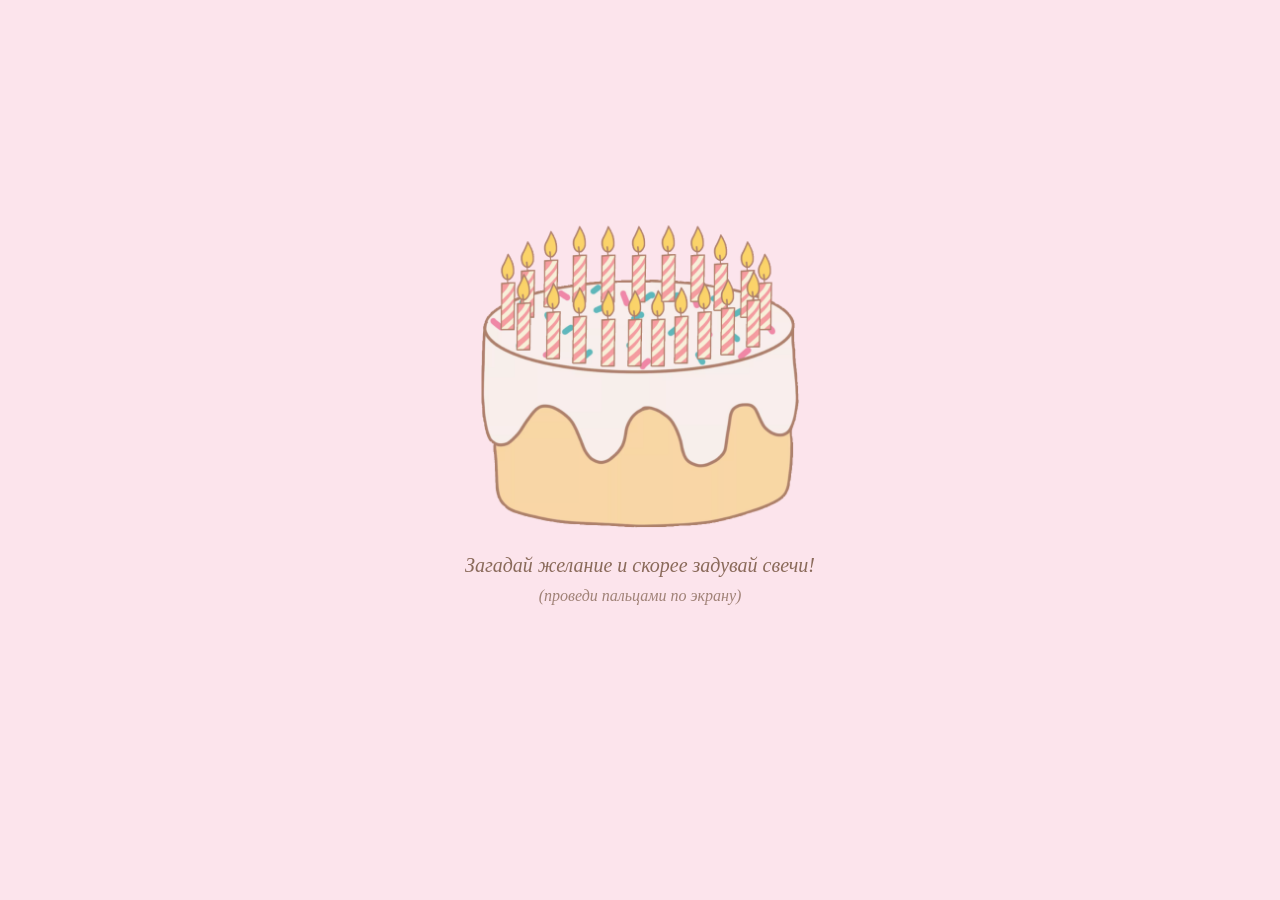
<file: index.html>
<!DOCTYPE html>
<html lang="ru">
<head>
    <meta charset="UTF-8">
    <meta name="viewport" content="width=device-width, initial-scale=1.0">
    <title>Happy birthday</title>
    <link rel="stylesheet" href="ruru.css">
    <link rel="preload" as="image" href="3inal.png">
</head>
<body>

    <div class="la">
        <div class="cake-wrap" id="cake">
            <img src="2.png"     alt="Тортик со свечками" class="cake-img cake-lit">
            <img src="3inal.png" alt="Свечи задуты"       class="cake-img cake-out">
        </div>

        <p class="hint" id="hint">
            Загадай желание и скорее задувай свечи!
            <span>(проведи пальцами по экрану)</span>
        </p>

        <div class="congrats" id="congrats">
            <h1>С днём рождения, моя любимка! </h1>
           <p> Ты прошла первый этап! </p>
           <p>Кликни <a href="2str.html">сюда</a>, чтобы продолжить</p>

        </div>
    </div>

    <canvas id="fireworks"></canvas>

    <script src="script.js"></script>
</body>
</html>
</file>
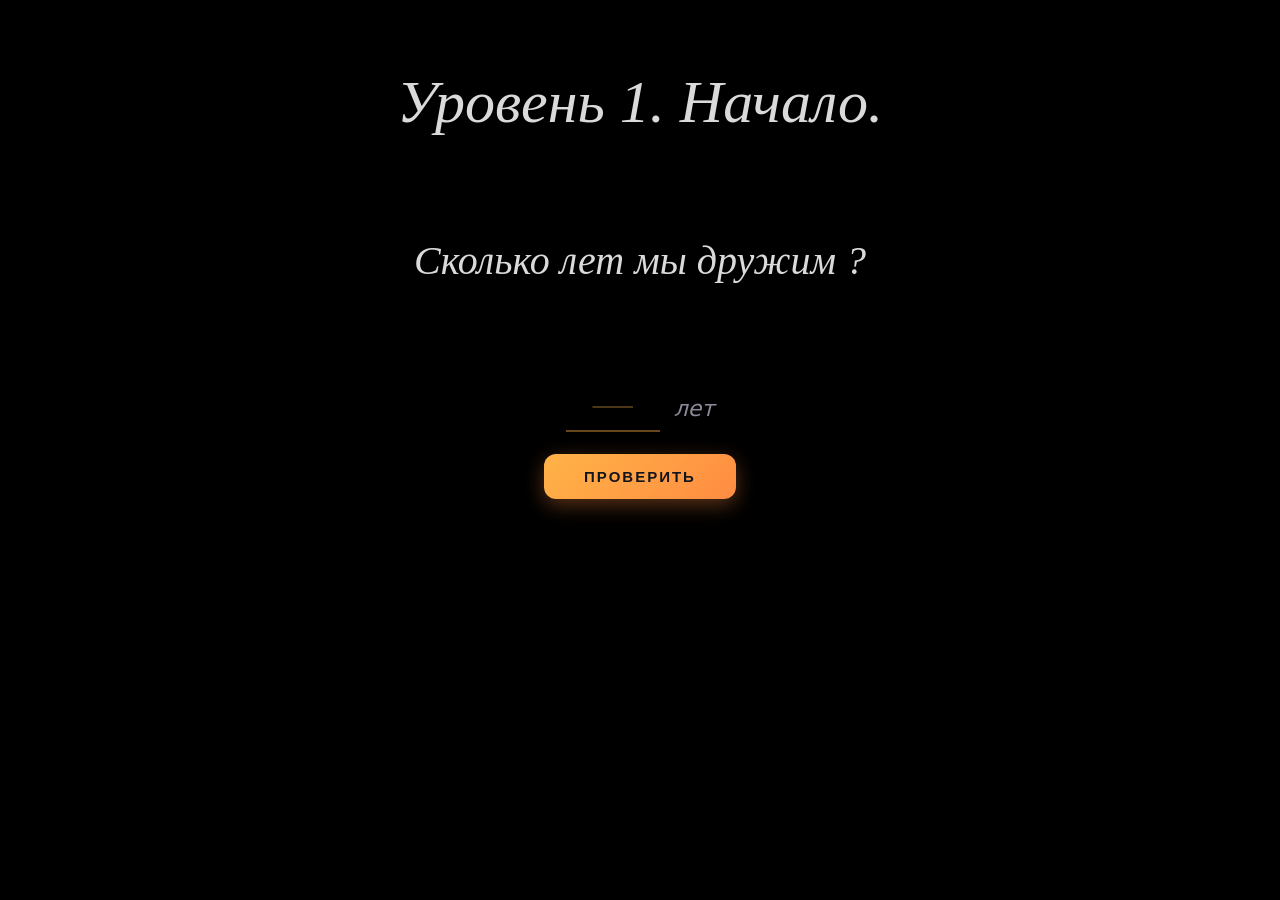
<file: 2str.html>
<!DOCTYPE html>
<html lang="ru">
<meta charset="UTF-8">

<head>

    <meta name="viewport" content="width=device-width, initial-scale=1.0">
    <title>Happy birthday</title>
    <link rel="stylesheet" href="ru.css">

</head>

<body>

<div class="text">

    <p>Уровень 1. Начало.</p>

</div>

    </div>

<div class="text2">

<p>Сколько лет мы дружим ?</p>

</div>

<div class="answer-block">
  <div class="answer-min">
    <input type="text" name="kod" id="kod" class="answer-min-input"
           inputmode="numeric" maxlength="2" placeholder="—" autocomplete="off">
    <span class="answer-min-hint">лет</span>
  </div>

  <button class="answer-btn" type="button" id="checkBtn">Проверить</button>

  <!-- Сюда выводится результат -->
  <div class="result" id="result"></div>
</div>

<script src="script2.js"></script>
</body>
</file>
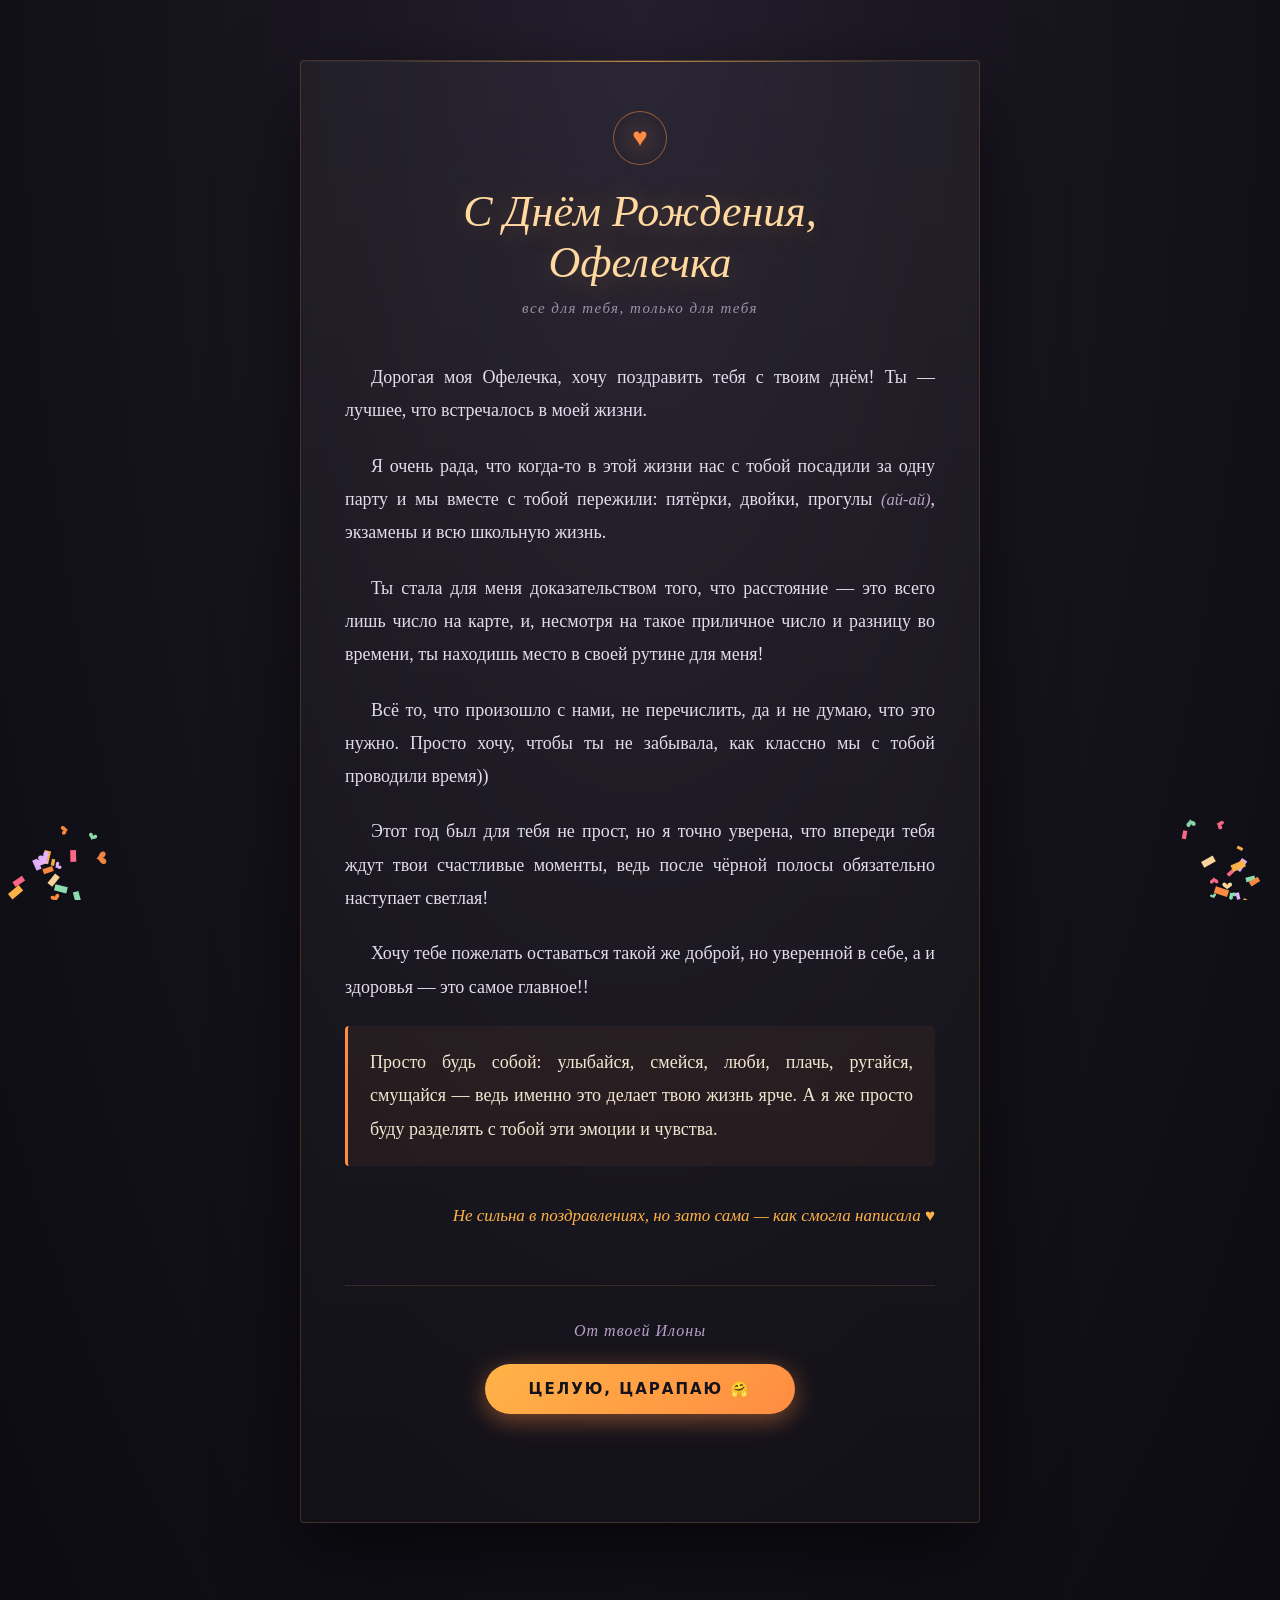
<file: final.html>
<!DOCTYPE html>
<html lang="ru">
<head>
  <meta charset="UTF-8">
  <meta name="viewport" content="width=device-width, initial-scale=1.0">
  <title>С Днём Рождения, Офелия</title>
  <link rel="stylesheet" href="ru4.css">
</head>
<body>

  <!-- Декоративные сердечки на фоне -->
  <div class="hearts" aria-hidden="true">
    <span>♥</span><span>♥</span><span>♥</span><span>♥</span><span>♥</span>
    <span>♥</span><span>♥</span><span>♥</span><span>♥</span><span>♥</span>
  </div>

  <main class="letter">

    <!-- Шапка -->
    <header class="letter-head">
      <div class="letter-seal">♥</div>
      <h1 class="letter-title">С Днём Рождения,<br>Офелечка</h1>
      <p class="letter-subtitle">все для тебя, только для тебя</p>
    </header>

    <!-- Абзацы письма -->
    <article class="letter-body">

      <p class="fade-in">
        Дорогая моя Офелечка, хочу поздравить тебя с твоим днём! Ты — лучшее, что встречалось в моей жизни.
      </p>

      <p class="fade-in">
        Я очень рада, что когда-то в этой жизни нас с тобой посадили за одну парту и мы вместе с тобой пережили:
        пятёрки, двойки, прогулы <span class="aside">(ай-ай)</span>, экзамены и всю школьную жизнь.
      </p>

      <p class="fade-in">
        Ты стала для меня доказательством того, что расстояние — это всего лишь число на карте, и, несмотря
        на такое приличное число и разницу во времени, ты находишь место в своей рутине для меня!
      </p>

      <p class="fade-in">
        Всё то, что произошло с нами, не перечислить, да и не думаю, что это нужно. Просто хочу, чтобы ты
        не забывала, как классно мы с тобой проводили время))
      </p>

      <p class="fade-in">
        Этот год был для тебя не прост, но я точно уверена, что впереди тебя ждут твои счастливые моменты,
        ведь после чёрной полосы обязательно наступает светлая!
      </p>

      <p class="fade-in">
        Хочу тебе пожелать оставаться такой же доброй, но уверенной в себе, а и здоровья — это самое главное!!
      </p>

      <p class="fade-in highlight">
        Просто будь собой: улыбайся, смейся, люби, плачь, ругайся, смущайся — ведь именно это делает твою
        жизнь ярче. А я же просто буду разделять с тобой эти эмоции и чувства.
      </p>

      <p class="fade-in sign">
        Не сильна в поздравлениях, но зато сама — как смогла написала ♥
      </p>

    </article>

    <!-- Финал -->
    <footer class="letter-foot">
      <p class="love">От твоей Илоны</p>
      <button class="hug-btn" type="button" id="hugBtn">целую, царапаю 🤗</button>
      <p class="hug-response" id="hugResponse"></p>
    </footer>

  </main>

  <!-- Конфетти-канвас -->
  <canvas id="confetti"></canvas>

  <script src="script6.js"></script>
</body>
</html>
</file>
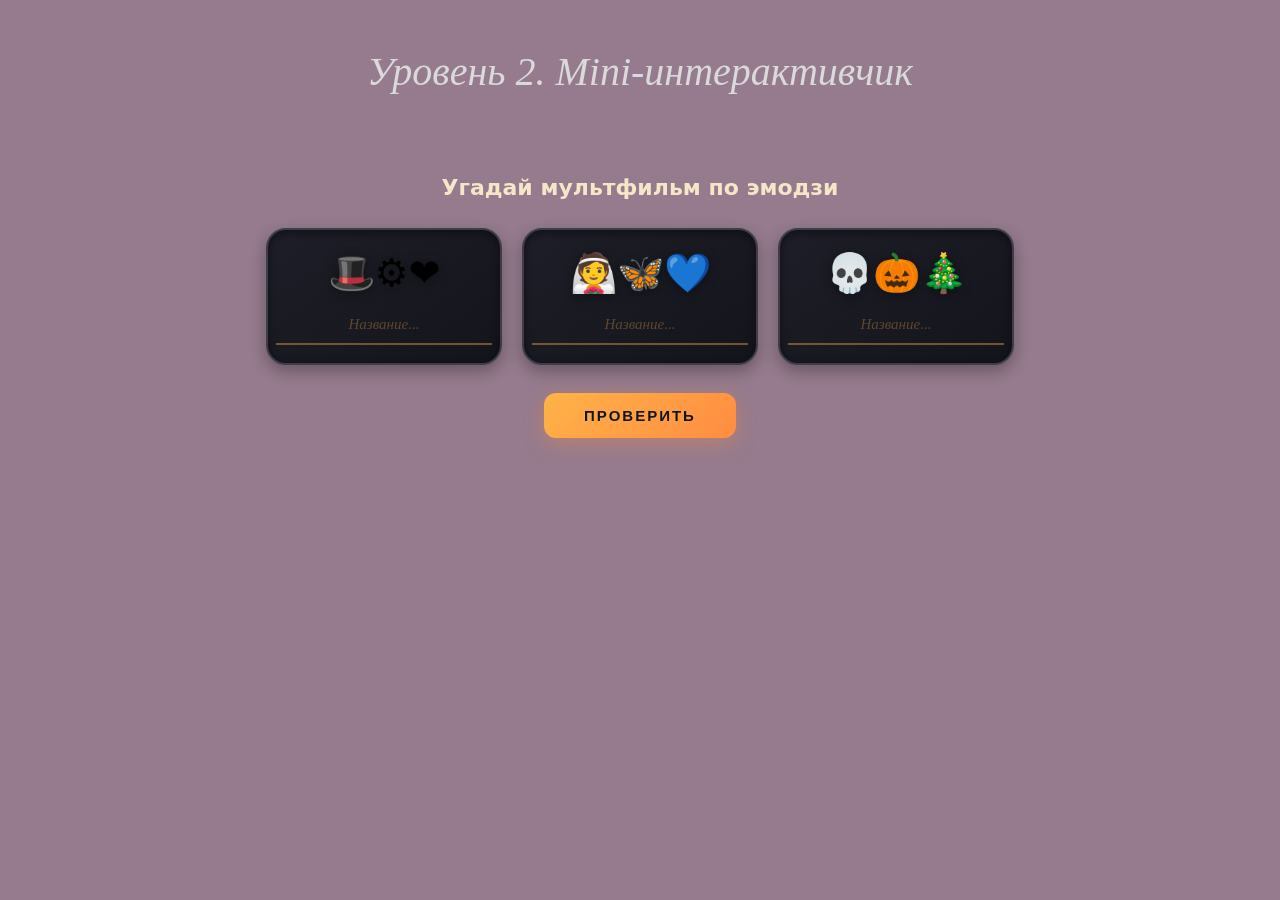
<file: str3.html>
<!DOCTYPE html>
<html lang="ru">
<meta charset="UTF-8">

<head>

    <meta name="viewport" content="width=device-width, initial-scale=1.0">
    <title>Happy birthday</title>
    <link rel="stylesheet" href="ru1.css">

</head>

<body>

    <div class="text">

        <p>Уровень 2. Mini-интерактивчик </p>

    </div>


    <div class="emoji-quiz">
  <h2 class="quiz-title">Угадай мультфильм по эмодзи</h2>

  <div class="emoji-cards">

    <div class="emoji-card" data-answer="джек и механическое сердце">
      <div class="emoji-display">🎩⚙️❤️</div>
      <input type="text" class="emoji-input" placeholder="Название..." autocomplete="off">
    </div>

    <div class="emoji-card" data-answer="труп невесты">
      <div class="emoji-display">👰🦋💙</div>
      <input type="text" class="emoji-input" placeholder="Название..." autocomplete="off">
    </div>

    <div class="emoji-card" data-answer="кошмар перед рождеством">
      <div class="emoji-display">💀🎃🎄</div>
      <input type="text" class="emoji-input" placeholder="Название..." autocomplete="off">
    </div>

  </div>

  <button class="answer-btn" type="button" id="checkBtn">Проверить</button>

  <div class="result" id="result"></div>
</div>

<script src="script3.js"></script>

</body>
</file>
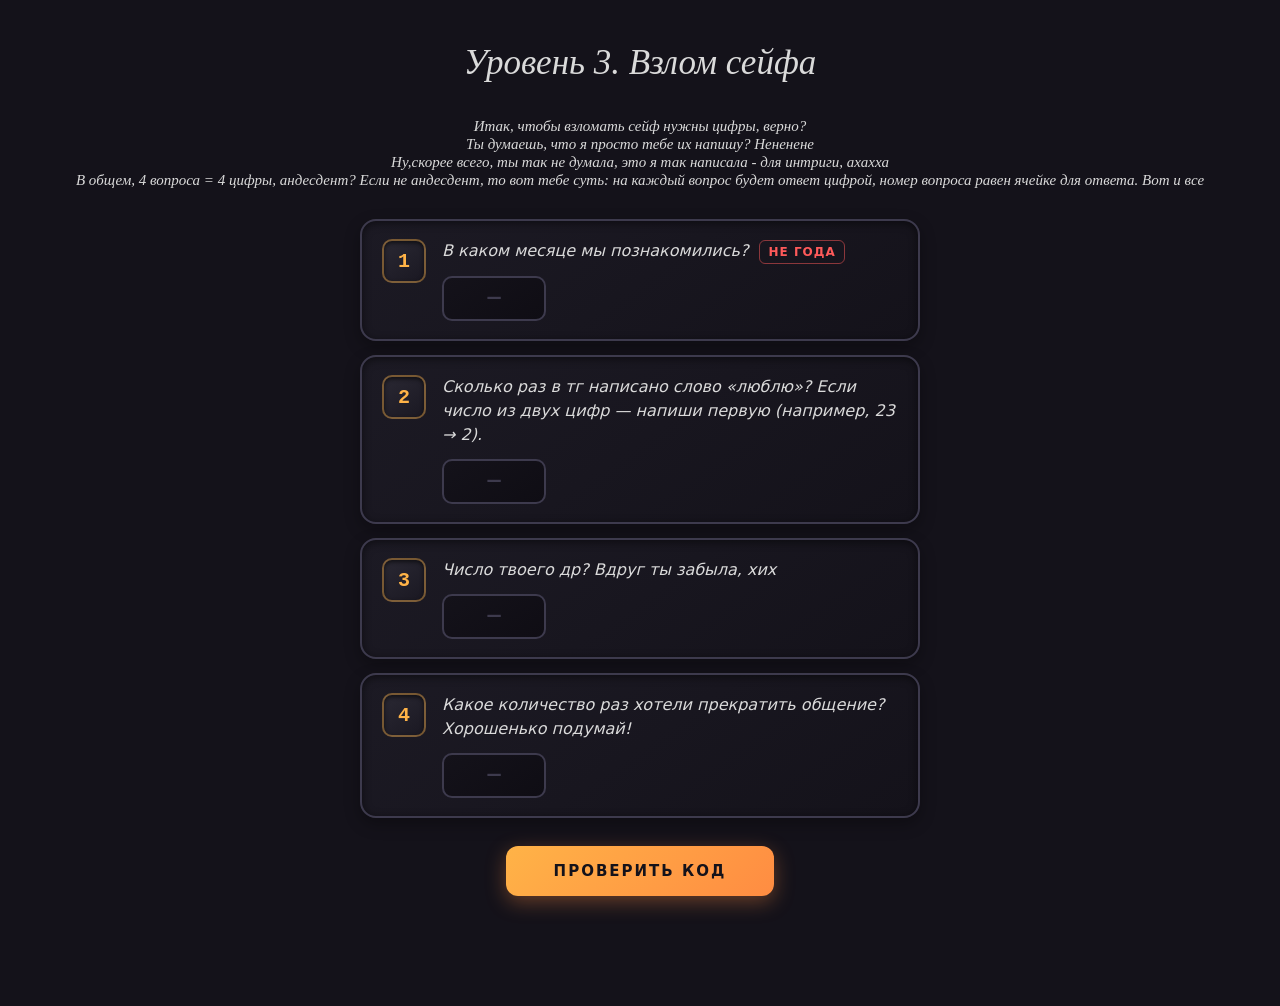
<file: str4.html>
<!DOCTYPE html>
<html lang="ru">
<meta charset="UTF-8">

<head>

    <meta name="viewport" content="width=device-width, initial-scale=1.0">
    <title>Happy birthday</title>
    <link rel="stylesheet" href="ru2.css">

</head>

<body>

    <div class="text">

        <p>Уровень 3. Взлом сейфа</p>

    </div>

    <div class="text2">

        <p>Итак, чтобы взломать сейф нужны цифры, верно?</p>
        <p>Ты думаешь, что я просто тебе их напишу? Нененене</p>
        <p>Ну,скорее всего, ты так не думала, это я так написала - для интриги, ахахха</p>
        <p>В общем, 4 вопроса = 4 цифры, андесдент?  Если не андесдент, то вот тебе суть: 
            на каждый вопрос будет ответ цифрой, 
            номер вопроса равен ячейке для ответа. Вот и все</p>

    </div>


    <div class="questions">

  <div class="question-card">
    <div class="q-number">1</div>
    <div class="q-body">
      <p class="q-text">В каком месяце мы познакомились? <span class="q-note">НЕ ГОДА</span></p>
      <input type="text" class="q-input" inputmode="numeric" maxlength="2" placeholder="—" autocomplete="off">
    </div>
  </div>

  <div class="question-card">
    <div class="q-number">2</div>
    <div class="q-body">
      <p class="q-text">Сколько раз в тг написано слово «люблю»? Если число из двух цифр — напиши первую (например, 23 → 2).</p>
      <input type="text" class="q-input" inputmode="numeric" maxlength="1" placeholder="—" autocomplete="off">
    </div>
  </div>

  <div class="question-card">
    <div class="q-number">3</div>
    <div class="q-body">
      <p class="q-text">Число твоего др? Вдруг ты забыла, хих</p>
      <input type="text" class="q-input" inputmode="numeric" maxlength="2" placeholder="—" autocomplete="off">
    </div>
  </div>

  <div class="question-card">
    <div class="q-number">4</div>
    <div class="q-body">
      <p class="q-text">Какое количество раз хотели прекратить общение? Хорошенько подумай!</p>
      <input type="text" class="q-input" inputmode="numeric" maxlength="1" placeholder="—" autocomplete="off">
    </div>
  </div>

</div>

<button class="answer-btn" type="button" id="checkBtn">Проверить код</button>
<div class="result" id="result"></div>
<script src="script4.js"></script>

</body>
</file>
<file: ruru.css>
html, body {
  margin: 0;
  padding: 0;
  min-height: 100vh;
}

body {
  background-color: #FCE4EC;
  font-family: initial;
}

.la {
  display: flex;
  flex-direction: column;
  align-items: center;
  justify-content: center;
  padding: 40px 20px;
  min-height: 100vh;
  box-sizing: border-box;
  text-align: center;
  gap: 20px;
}

/* ---------- Торт ---------- */
.cake-wrap {
  position: relative;
  width: 320px;
  max-width: 85vw;
  cursor: pointer;
  user-select: none;
  -webkit-tap-highlight-color: transparent;
}

.cake-img {
  display: block;
  width: 100%;
  height: auto;
  pointer-events: none;
  user-select: none;
}

/* Вторая картинка изначально скрыта */
.cake-out {
  display: none;
}

/* После клика: прячем первую, показываем вторую */
.cake-wrap.blown .cake-lit {
  display: none;
}

.cake-wrap.blown .cake-out {
  display: block;
  animation: fadeIn 0.8s ease forwards;
}

@keyframes fadeIn {
  from { opacity: 0; }
  to   { opacity: 1; }
}

/* ---------- Подсказка ---------- */
.hint {
  margin: 0;
  font-size: 20px;
  font-style: italic;
  color: #8a6a5a;
  line-height: 1.5;
  transition: opacity 0.8s ease;
}

.hint span {
  display: block;
  font-size: 16px;
  opacity: 0.8;
  margin-top: 4px;
}

.hint.hide {
  opacity: 0;
}

/* ---------- Поздравление ---------- */
.congrats {
  opacity: 0;
  transform: translateY(20px);
  transition: opacity 1.2s ease 0.5s, transform 1.2s ease 0.5s;
}

.congrats.show {
  opacity: 1;
  transform: translateY(0);
}

.congrats h1 {
  font-size: 30px;
  color: #8a4a5a;
  margin: 0 0 10px;
}

.congrats p {
  font-size: 20px;
  font-style: oblique;
  color: #a06a7a;
  margin: 0;
}

/* ---------- Салют ---------- */
#fireworks {
  position: fixed;
  inset: 0;
  pointer-events: none;
  z-index: 999;
  display: none;
}

#fireworks.active {
  display: block;
}
</file>
<file: ru.css>
body{
    background-color: black;
}


.text {
  display: flex;
  flex-direction: column;
  align-items: center;
  justify-content: center;
  font-size: 60px;
  color: rgb(218, 218, 218);
  text-align: center;
  font-style: italic;
}

.text2{
   display: flex;
  flex-direction: column;
  align-items: center;
  justify-content: center;
  font-size: 40px;
  color: rgb(218, 218, 218);
  text-align: center;
  font-style: italic;
}

.answer-block {
  display: flex;
  flex-direction: column;
  align-items: center;
  gap: 22px;
  margin: 40px 0;
  font-family: 'Segoe UI', system-ui, sans-serif;
}

/* Поле */
.answer-min {
  display: flex;
  align-items: baseline;
  justify-content: center;
  gap: 14px;
}

.answer-min-input {
  width: 90px;
  text-align: center;
  font-size: 56px;
  font-weight: 300;
  font-family: Georgia, serif;
  color: #ffb347;
  background: transparent;
  border: none;
  border-bottom: 2px solid rgba(255,179,71,0.4);
  outline: none;
  transition: border-color 0.3s ease, color 0.3s ease;
  caret-color: #ffb347;
}

.answer-min-input:focus {
  border-bottom-color: #ffb347;
}

.answer-min-input::placeholder {
  color: rgba(255,179,71,0.3);
  font-size: 40px;
}

.answer-min-input.error {
  border-bottom-color: #ff5a5a;
  color: #ff5a5a;
  animation: shake 0.4s ease;
}

.answer-min-input.success {
  border-bottom-color: #4ade80;
  color: #4ade80;
}

.answer-min-hint {
  font-size: 22px;
  font-style: italic;
  color: #8a8a9a;
}

@keyframes shake {
  0%, 100% { transform: translateX(0); }
  25% { transform: translateX(-8px); }
  75% { transform: translateX(8px); }
}

/* Кнопка */
.answer-btn {
  padding: 14px 40px;
  font-size: 15px;
  font-weight: 700;
  letter-spacing: 2px;
  text-transform: uppercase;
  color: #14141c;
  background: linear-gradient(135deg, #ffb347, #ff8c42);
  border: none;
  border-radius: 12px;
  cursor: pointer;
  box-shadow: 0 6px 20px rgba(255,140,66,0.35);
  transition: transform 0.2s ease, box-shadow 0.2s ease;
}

.answer-btn:hover {
  transform: translateY(-2px);
  box-shadow: 0 10px 26px rgba(255,140,66,0.5);
}

.answer-btn:active { transform: translateY(0); }

/* Блок результата */
.result {
  min-height: 60px;
  max-width: 420px;
  text-align: center;
  font-size: 17px;
  line-height: 1.6;
  opacity: 0;
  transform: translateY(8px);
  transition: opacity 0.35s ease, transform 0.35s ease;
}

.result.show {
  opacity: 1;
  transform: translateY(0);
}

.result.error-msg { color: #ff5a5a; }
.result.success-msg { color: #4ade80; }

.result.success-msg a {
  display: inline-block;
  margin-top: 14px;
  padding: 12px 30px;
  font-weight: 700;
  letter-spacing: 1px;
  text-transform: uppercase;
  text-decoration: none;
  color: #14141c;
  background: linear-gradient(135deg, #4ade80, #22c55e);
  border-radius: 12px;
  box-shadow: 0 6px 18px rgba(34,197,94,0.4);
  transition: transform 0.2s ease, box-shadow 0.2s ease;
}

.result.success-msg a:hover {
  transform: translateY(-2px);
  box-shadow: 0 10px 24px rgba(34,197,94,0.55);
}

/* Адаптив */
@media (max-width: 480px) {
  .answer-min-input { width: 70px; font-size: 44px; }
  .answer-min-hint { font-size: 18px; }
}
</file>
<file: ru4.css>
* { box-sizing: border-box; }

html, body {
  margin: 0;
  padding: 0;
}

body {
  min-height: 100vh;
  padding: 60px 20px 80px;
  background:
    radial-gradient(ellipse at top, #241f2e 0%, #14121a 55%, #0d0b12 100%);
  font-family: Georgia, 'Times New Roman', serif;
  color: #ece6f0;
  overflow-x: hidden;
  position: relative;
}

/* ===== Декоративные сердечки ===== */
.hearts {
  position: fixed;
  inset: 0;
  pointer-events: none;
  overflow: hidden;
  z-index: 0;
}

.hearts span {
  position: absolute;
  bottom: -40px;
  color: rgba(255, 140, 66, 0.14);
  font-size: 22px;
  animation: floatUp linear infinite;
}

.hearts span:nth-child(1)  { left: 6%;  animation-duration: 14s; animation-delay: 0s;   font-size: 18px; }
.hearts span:nth-child(2)  { left: 18%; animation-duration: 18s; animation-delay: 2s;   font-size: 26px; }
.hearts span:nth-child(3)  { left: 31%; animation-duration: 16s; animation-delay: 5s;   font-size: 14px; }
.hearts span:nth-child(4)  { left: 44%; animation-duration: 20s; animation-delay: 1s;   font-size: 30px; }
.hearts span:nth-child(5)  { left: 57%; animation-duration: 15s; animation-delay: 7s;   font-size: 20px; }
.hearts span:nth-child(6)  { left: 69%; animation-duration: 19s; animation-delay: 3s;   font-size: 24px; }
.hearts span:nth-child(7)  { left: 78%; animation-duration: 17s; animation-delay: 9s;   font-size: 16px; }
.hearts span:nth-child(8)  { left: 86%; animation-duration: 21s; animation-delay: 4s;   font-size: 28px; }
.hearts span:nth-child(9)  { left: 93%; animation-duration: 13s; animation-delay: 6s;   font-size: 18px; }
.hearts span:nth-child(10) { left: 50%; animation-duration: 22s; animation-delay: 11s;  font-size: 22px; }

@keyframes floatUp {
  0%   { transform: translateY(0) rotate(0deg); opacity: 0; }
  10%  { opacity: 0.7; }
  90%  { opacity: 0.7; }
  100% { transform: translateY(-110vh) rotate(360deg); opacity: 0; }
}

/* ===== Письмо ===== */
.letter {
  position: relative;
  z-index: 1;
  max-width: 680px;
  margin: 0 auto;
  padding: 50px 44px 60px;
  background:
    linear-gradient(180deg, rgba(245, 240, 230, 0.04), rgba(245, 240, 230, 0.01));
  border: 1px solid rgba(255, 179, 71, 0.18);
  border-radius: 4px;
  box-shadow:
    0 30px 80px rgba(0, 0, 0, 0.6),
    inset 0 1px 0 rgba(255, 255, 255, 0.04);
  backdrop-filter: blur(2px);
}

/* Тонкая «золотая» линия сверху */
.letter::before {
  content: '';
  position: absolute;
  top: 0;
  left: 12%;
  right: 12%;
  height: 1px;
  background: linear-gradient(90deg, transparent, #ffb347, transparent);
  opacity: 0.7;
}

/* ===== Шапка ===== */
.letter-head {
  text-align: center;
  margin-bottom: 44px;
}

.letter-seal {
  display: inline-flex;
  align-items: center;
  justify-content: center;
  width: 54px;
  height: 54px;
  margin-bottom: 22px;
  font-size: 26px;
  color: #ff8c42;
  border: 1.5px solid rgba(255, 140, 66, 0.5);
  border-radius: 50%;
  background: radial-gradient(circle, rgba(255,140,66,0.1), transparent 70%);
  animation: pulse 3s ease-in-out infinite;
}

@keyframes pulse {
  0%, 100% { transform: scale(1);   box-shadow: 0 0 0 0 rgba(255,140,66,0.35); }
  50%      { transform: scale(1.06); box-shadow: 0 0 0 14px rgba(255,140,66,0); }
}

.letter-title {
  margin: 0 0 12px;
  font-size: 44px;
  font-weight: 400;
  font-style: italic;
  line-height: 1.15;
  color: #ffd9a0;
  text-shadow: 0 2px 30px rgba(255, 179, 71, 0.3);
}

.letter-subtitle {
  margin: 0;
  font-size: 15px;
  font-style: italic;
  letter-spacing: 1.5px;
  color: #9b93a8;
}

/* ===== Тело письма ===== */
.letter-body p {
  margin: 0 0 22px;
  font-size: 18px;
  line-height: 1.85;
  color: #e4dcec;
  text-align: justify;
  text-indent: 26px;
}

.letter-body p:last-child { margin-bottom: 0; }

/* Выделенный абзац */
.letter-body p.highlight {
  padding: 20px 22px;
  background: rgba(255, 140, 66, 0.06);
  border-left: 3px solid #ff8c42;
  border-radius: 4px;
  color: #f3e6d0;
  text-indent: 0;
}

/* Реплика в скобках */
.aside {
  color: #b9a0c8;
  font-style: italic;
  font-size: 0.92em;
}

/* Подпись */
.letter-body p.sign {
  margin-top: 34px;
  text-align: right;
  text-indent: 0;
  font-style: italic;
  color: #ffb347;
  font-size: 17px;
}

/* Плавное появление при скролле */
.fade-in {
  opacity: 0;
  transform: translateY(24px);
  transition: opacity 0.8s ease, transform 0.8s ease;
}

.fade-in.visible {
  opacity: 1;
  transform: translateY(0);
}

/* ===== Финал ===== */
.letter-foot {
  margin-top: 54px;
  padding-top: 36px;
  border-top: 1px solid rgba(255, 179, 71, 0.15);
  text-align: center;
}

.love {
  margin: 0 0 24px;
  font-size: 16px;
  font-style: italic;
  letter-spacing: 1px;
  color: #b9a0c8;
}

.hug-btn {
  padding: 16px 44px;
  font-family: 'Segoe UI', system-ui, sans-serif;
  font-size: 15px;
  font-weight: 700;
  letter-spacing: 2px;
  text-transform: uppercase;
  color: #14121a;
  background: linear-gradient(135deg, #ffb347, #ff8c42);
  border: none;
  border-radius: 40px;
  cursor: pointer;
  box-shadow: 0 6px 24px rgba(255, 140, 66, 0.45);
  transition: transform 0.2s ease, box-shadow 0.2s ease;
}

.hug-btn:hover {
  transform: translateY(-3px) scale(1.03);
  box-shadow: 0 12px 32px rgba(255, 140, 66, 0.6);
}

.hug-btn:active { transform: translateY(0) scale(0.99); }

.hug-btn:disabled {
  opacity: 0.6;
  cursor: default;
  transform: none;
}

.hug-response {
  min-height: 28px;
  margin: 20px 0 0;
  font-size: 17px;
  font-style: italic;
  color: #ffb347;
  opacity: 0;
  transform: translateY(8px);
  transition: opacity 0.5s ease, transform 0.5s ease;
}

.hug-response.show {
  opacity: 1;
  transform: translateY(0);
}

/* ===== Конфетти ===== */
#confetti {
  position: fixed;
  inset: 0;
  width: 100%;
  height: 100%;
  pointer-events: none;
  z-index: 50;
}

/* ===== Адаптив ===== */
@media (max-width: 640px) {
  body { padding: 30px 14px 60px; }

  .letter {
    padding: 34px 22px 44px;
  }

  .letter-title { font-size: 30px; }
  .letter-subtitle { font-size: 13px; letter-spacing: 1px; }

  .letter-body p {
    font-size: 16px;
    line-height: 1.75;
    text-indent: 18px;
    text-align: left;
  }

  .letter-body p.highlight { padding: 16px 16px; }
  .letter-body p.sign { font-size: 15px; }

  .hug-btn {
    width: 100%;
    padding: 14px 24px;
    font-size: 14px;
  }
}
</file>
<file: ru1.css>
body{
    background-color: #957b8d  ;
}

.text{

  display: flex;
  flex-direction: column;
  align-items: center;
  justify-content: center;
  font-size: 40px;
  color: rgb(218, 218, 218);
  text-align: center;
  font-style: italic;
}






.emoji-quiz {
  display: flex;
  flex-direction: column;
  align-items: center;
  gap: 28px;
  margin: 40px 0;
  font-family: 'Segoe UI', system-ui, sans-serif;
}

.quiz-title {
  font-size: 22px;
  font-weight: 600;
  color: #f5e6c8;
  text-align: center;
  margin: 0;
}

.emoji-cards {
  display: flex;
  gap: 20px;
  flex-wrap: wrap;
  justify-content: center;
}

.emoji-card {
  display: flex;
  flex-direction: column;
  align-items: center;
  gap: 14px;
  width: 200px;
  padding: 24px 16px 18px;
  background: linear-gradient(145deg, #1e1e28, #14141c);
  border: 2px solid #3d3d4d;
  border-radius: 20px;
  box-shadow: inset 0 2px 8px rgba(0,0,0,0.5), 0 6px 16px rgba(0,0,0,0.3);
  transition: border-color 0.3s ease, box-shadow 0.3s ease;
}

.emoji-display {
  font-size: 38px;
  line-height: 1;
  filter: drop-shadow(0 2px 6px rgba(0,0,0,0.4));
  text-align: center;
}

/* Поле ввода внутри карточки */
.emoji-input {
  width: 100%;
  padding: 10px 8px;
  font-size: 15px;
  font-family: Georgia, serif;
  text-align: center;
  color: #ffb347;
  background: transparent;
  border: none;
  border-bottom: 2px solid rgba(255,179,71,0.4);
  outline: none;
  transition: border-color 0.3s ease, color 0.3s ease;
  caret-color: #ffb347;
}

.emoji-input::placeholder {
  color: rgba(255,179,71,0.3);
  font-style: italic;
}

.emoji-input:focus {
  border-bottom-color: #ffb347;
}

/* Состояния карточки */
.emoji-card.correct {
  border-color: #4ade80;
  box-shadow: inset 0 2px 8px rgba(0,0,0,0.5),
              0 0 28px rgba(74,222,128,0.4);
}

.emoji-card.correct .emoji-input {
  border-bottom-color: #4ade80;
  color: #4ade80;
}

.emoji-card.wrong {
  border-color: #ff5a5a;
  animation: shake 0.4s ease;
}

.emoji-card.wrong .emoji-input {
  border-bottom-color: #ff5a5a;
  color: #ff5a5a;
}

@keyframes shake {
  0%, 100% { transform: translateX(0); }
  25% { transform: translateX(-6px); }
  75% { transform: translateX(6px); }
}

/* Кнопка */
.answer-btn {
  padding: 14px 40px;
  font-size: 15px;
  font-weight: 700;
  letter-spacing: 2px;
  text-transform: uppercase;
  color: #14141c;
  background: linear-gradient(135deg, #ffb347, #ff8c42);
  border: none;
  border-radius: 12px;
  cursor: pointer;
  box-shadow: 0 6px 20px rgba(255,140,66,0.35);
  transition: transform 0.2s ease, box-shadow 0.2s ease;
}

.answer-btn:hover {
  transform: translateY(-2px);
  box-shadow: 0 10px 26px rgba(255,140,66,0.5);
}

.answer-btn:active { transform: translateY(0); }

/* Результат */
.result {
  min-height: 50px;
  max-width: 440px;
  text-align: center;
  font-size: 17px;
  line-height: 1.6;
  opacity: 0;
  transform: translateY(8px);
  transition: opacity 0.35s ease, transform 0.35s ease;
}

.result.show {
  opacity: 1;
  transform: translateY(0);
}

.result.error-msg { color: #ff5a5a; }
.result.success-msg { color: #4ade80; }

.result.success-msg a {
  display: inline-block;
  margin-top: 14px;
  padding: 12px 30px;
  font-weight: 700;
  letter-spacing: 1px;
  text-transform: uppercase;
  text-decoration: none;
  color: #14141c;
  background: linear-gradient(135deg, #4ade80, #22c55e);
  border-radius: 12px;
  box-shadow: 0 6px 18px rgba(34,197,94,0.4);
  transition: transform 0.2s ease, box-shadow 0.2s ease;
}

.result.success-msg a:hover {
  transform: translateY(-2px);
  box-shadow: 0 10px 24px rgba(34,197,94,0.55);
}

/* Адаптив */
@media (max-width: 680px) {
  .emoji-card { width: 150px; padding: 18px 12px 14px; }
  .emoji-display { font-size: 30px; }
  .emoji-input { font-size: 13px; }
}
</file>
<file: ru2.css>
body{
    background-color:#14121a;
}

.text{
  display: flex;
  flex-direction: column;
  align-items: center;
  justify-content: center;
  font-size: 35px;
  color: rgb(218, 218, 218);
  text-align: center;
  font-style: italic;
}

.text2 {
  display: flex;
  flex-direction: column;
  align-items: center;
  justify-content: center;
  font-size: 15px;
  color: rgb(218, 218, 218);
  text-align: center;
  font-style: italic;
 
}
.text2 p {
  margin: 0.4px;
}


/* Контейнер вопросов */
.questions {
  display: flex;
  flex-direction: column;
  gap: 14px;
  max-width: 560px;
  margin: 30px auto 0;
  padding: 0 20px;
  font-family: 'Segoe UI', system-ui, sans-serif;
}

/* Карточка вопроса */
.question-card {
  display: flex;
  align-items: flex-start;
  gap: 16px;
  padding: 18px 20px;
  background: linear-gradient(145deg, #1c1a24, #14121a);
  border: 2px solid #3d3a4d;
  border-radius: 16px;
  box-shadow: inset 0 2px 8px rgba(0,0,0,0.5),
              0 6px 16px rgba(0,0,0,0.3);
  transition: border-color 0.3s ease, box-shadow 0.3s ease;
}

.question-card:hover,
.question-card:focus-within {
  border-color: rgba(255,179,71,0.6);
  box-shadow: inset 0 2px 8px rgba(0,0,0,0.5),
              0 0 20px rgba(255,179,71,0.2);
}

/* Номер-ячейка */
.q-number {
  flex-shrink: 0;
  display: flex;
  align-items: center;
  justify-content: center;
  width: 40px;
  height: 40px;
  font-size: 20px;
  font-weight: 700;
  font-family: 'Courier New', monospace;
  color: #ffb347;
  background: linear-gradient(145deg, #2a2833, #1a1822);
  border: 2px solid rgba(255,179,71,0.4);
  border-radius: 10px;
  box-shadow: inset 0 2px 4px rgba(0,0,0,0.6);
}

/* Тело вопроса */
.q-body {
  display: flex;
  flex-direction: column;
  gap: 12px;
  flex: 1;
}

.q-text {
  margin: 0;
  font-size: 16px;
  line-height: 1.5;
  color: rgb(218, 218, 218);
  font-style: italic;
  text-align: left;
}

.q-note {
  display: inline-block;
  font-size: 12px;
  font-weight: 700;
  letter-spacing: 1px;
  text-transform: uppercase;
  color: #ff5a5a;
  font-style: normal;
  padding: 2px 8px;
  border: 1px solid rgba(255,90,90,0.5);
  border-radius: 6px;
  margin-left: 6px;
}

/* Поле ввода ответа */
.q-input {
  width: 80px;
  padding: 8px 10px;
  font-size: 22px;
  font-weight: 700;
  font-family: 'Courier New', monospace;
  text-align: center;
  color: #ffb347;
  background: linear-gradient(145deg, #14121a, #0f0d14);
  border: 2px solid #3d3a4d;
  border-radius: 10px;
  outline: none;
  caret-color: #ffb347;
  transition: border-color 0.25s ease, box-shadow 0.25s ease;
}

.q-input::placeholder {
  color: #3d3a4d;
}

.q-input:focus {
  border-color: #ffb347;
  box-shadow: 0 0 16px rgba(255,179,71,0.35);
}

/* Состояния проверки (пригодятся для JS) */
.question-card.correct {
  border-color: #4ade80;
}
.question-card.correct .q-input {
  border-color: #4ade80;
  color: #4ade80;
}

.question-card.wrong {
  border-color: #ff5a5a;
  animation: shake 0.4s ease;
}
.question-card.wrong .q-input {
  border-color: #ff5a5a;
  color: #ff5a5a;
}

@keyframes shake {
  0%, 100% { transform: translateX(0); }
  25% { transform: translateX(-6px); }
  75% { transform: translateX(6px); }
}

/* Адаптив для телефона */
@media (max-width: 520px) {
  .question-card {
    padding: 14px 16px;
    gap: 12px;
  }
  .q-number {
    width: 34px;
    height: 34px;
    font-size: 17px;
  }
  .q-text { font-size: 15px; }
  .q-input { width: 64px; font-size: 19px; }
}

.result {
  min-height: 50px;
  max-width: 440px;
  margin: 20px auto 40px;
  text-align: center;
  font-size: 17px;
  line-height: 1.6;
  opacity: 0;
  transform: translateY(8px);
  transition: opacity 0.35s ease, transform 0.35s ease;
}

.result.show {
  opacity: 1;
  transform: translateY(0);
}

.result.error-msg { color: #ff5a5a; }
.result.success-msg { color: #4ade80; }

.result.success-msg a {
  display: inline-block;
  margin-top: 14px;
  padding: 12px 30px;
  font-weight: 700;
  letter-spacing: 1px;
  text-transform: uppercase;
  text-decoration: none;
  color: #14121a;
  background: linear-gradient(135deg, #4ade80, #22c55e);
  border-radius: 12px;
  box-shadow: 0 6px 18px rgba(34,197,94,0.4);
  transition: transform 0.2s ease, box-shadow 0.2s ease;
}

.result.success-msg a:hover {
  transform: translateY(-2px);
  box-shadow: 0 10px 24px rgba(34,197,94,0.55);
}

/* Кнопка проверки */
.answer-btn {
  display: block;
  margin: 28px auto 0;
  padding: 16px 48px;
  font-size: 15px;
  font-weight: 700;
  letter-spacing: 2px;
  text-transform: uppercase;
  font-family: 'Segoe UI', system-ui, sans-serif;
  color: #14121a;
  background: linear-gradient(135deg, #ffb347, #ff8c42);
  border: none;
  border-radius: 12px;
  cursor: pointer;
  box-shadow: 0 6px 20px rgba(255,140,66,0.35);
  transition: transform 0.2s ease, box-shadow 0.2s ease, opacity 0.2s ease;
}

.answer-btn:hover {
  transform: translateY(-2px);
  box-shadow: 0 10px 26px rgba(255,140,66,0.5);
}

.answer-btn:active {
  transform: translateY(0);
}

.answer-btn:disabled {
  opacity: 0.5;
  cursor: not-allowed;
  transform: none;
  box-shadow: 0 6px 20px rgba(255,140,66,0.2);
}

/* Блок результата */
.result {
  min-height: 50px;
  max-width: 440px;
  margin: 20px auto 40px;
  text-align: center;
  font-size: 17px;
  line-height: 1.6;
  font-family: 'Segoe UI', system-ui, sans-serif;
  opacity: 0;
  transform: translateY(8px);
  transition: opacity 0.35s ease, transform 0.35s ease;
}

.result.show {
  opacity: 1;
  transform: translateY(0);
}

.result.error-msg { color: #ff5a5a; }
.result.success-msg { color: #4ade80; }

.result.success-msg a {
  display: inline-block;
  margin-top: 14px;
  padding: 12px 30px;
  font-weight: 700;
  letter-spacing: 1px;
  text-transform: uppercase;
  text-decoration: none;
  color: #14121a;
  background: linear-gradient(135deg, #4ade80, #22c55e);
  border-radius: 12px;
  box-shadow: 0 6px 18px rgba(34,197,94,0.4);
  transition: transform 0.2s ease, box-shadow 0.2s ease;
}

.result.success-msg a:hover {
  transform: translateY(-2px);
  box-shadow: 0 10px 24px rgba(34,197,94,0.55);
}

/* Номер-ячейка как кнопка (клик → фокус в поле) */
.q-number {
  cursor: pointer;
  user-select: none;
}
</file>
